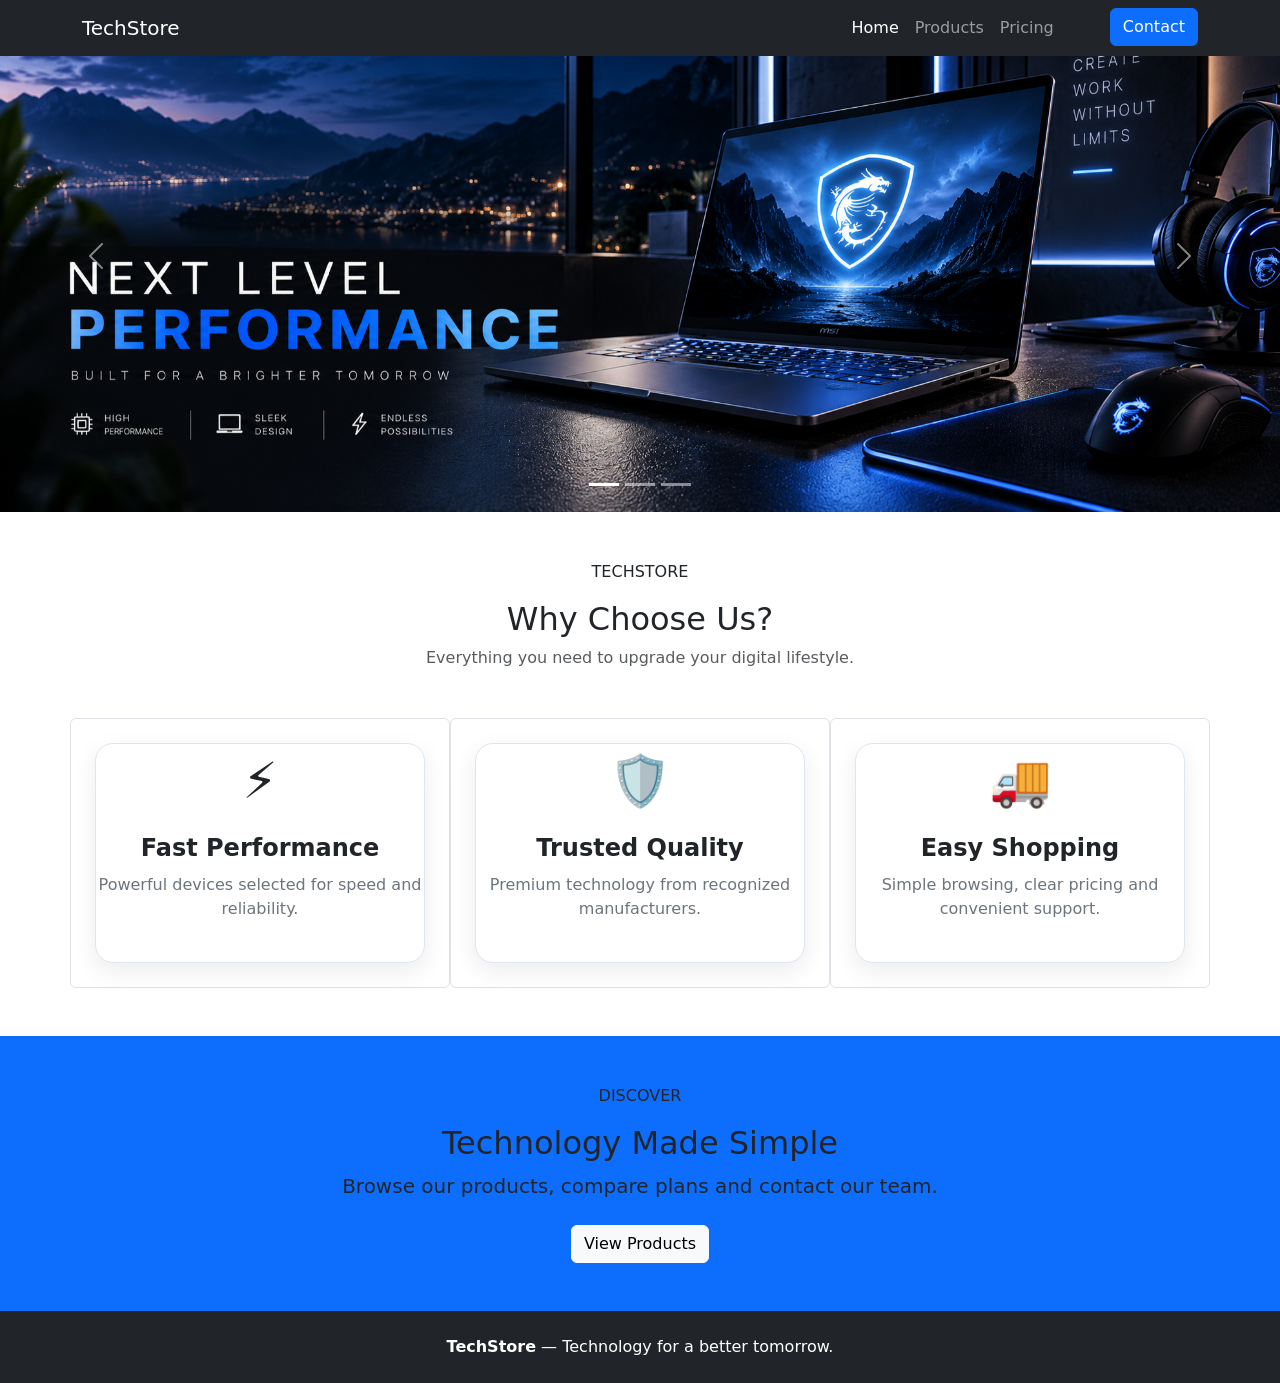
<file: index.html>
<!DOCTYPE html>
<html lang="en">
<head>
    <meta charset="UTF-8">
    <meta name="viewport" content="width=device-width, initial-scale=1.0">
    <title>Techstore</title>
    <link href="bt.css" rel="stylesheet">
    <link href="style.css" rel="stylesheet">
</head>
<body>
    
   <nav class="navbar navbar-expand-lg navbar-dark bg-dark fixed-top">

        <div class="container">
            <!-- Website Name -->
<a class="navbar-brand" href="index.html">

TechStore           
 </a>

            <!-- Button -->
            <button
  class="navbar-toggler" type="button" data-bs-toggle="collapse"
                data-bs-target="#navbarMenu"
            >
                <span class="navbar-toggler-icon"></span>
            </button>

            <!-- Navigation Links -->
            <div class="collapse navbar-collapse" id="navbarMenu">

                <ul class="navbar-nav ms-auto">

                    <li class="nav-item">
                        <a class="nav-link active" href="index.html">
                            Home
                        </a>
                    </li>

                    <li class="nav-item">
                        <a class="nav-link" href="products.html">
                            Products
                        </a>
                    </li>

                    <li class="nav-item">
                        <a class="nav-link" href="pricing.html">
                            Pricing
                        </a>
                    </li>

                    <li class="nav-item">
                        <a class="btn btn-primary ms-5" href="contact.html">
                            Contact
                        </a>
                    </li>

                </ul>

            </div>
        </div>
    </nav>

                                         <!-- mycarousal -->

        <div id="myCarousel"
             class="carousel slide"
             data-bs-ride="carousel">

            <!-- Indicators -->
            <div class="carousel-indicators">

                <button type="button"
                        data-bs-target="#myCarousel"
                        data-bs-slide-to="0"
                        class="active">
                </button>

                <button type="button"
                        data-bs-target="#myCarousel"
                        data-bs-slide-to="1">
                </button>

                <button type="button"
                        data-bs-target="#myCarousel"
                        data-bs-slide-to="2">
                </button>

            </div>


            <!-- Slides -->
            <div class="carousel-inner">

                <!-- Slide 1 -->
                <div class="carousel-item active">

                    <img
                        src="img/techstore.png"
                        class="d-block w-100"
                        alt="techstore">


                </div>


                <!-- Slide 2 -->
                <div class="carousel-item">

                    <img
                        src="img/game.png"
                        class="d-block w-100"
                        alt="tech">


                </div>


                <!-- Slide 3 -->
                <div class="carousel-item">

                    <img
                        src="img/gaming.png"
                        class="d-block w-100"
                        alt="tech3">
                        <div class="carousel-caption">
                    <div class="hero-box">
                        <h1>Next Generation</h1>
                        <p>Discover smartphones designed for the future.</p>
                        <a href="products.html" class="btn btn-primary">Explore Phones</a>
                    </div>
                </div>
                </div>

            </div>


            <!-- Previous Button -->
            <button class="carousel-control-prev"
                    type="button"
                    data-bs-target="#myCarousel"
                    data-bs-slide="prev">

                <span class="carousel-control-prev-icon"></span>

                <span class="visually-hidden">
                    Previous
                </span>

            </button>


            <!-- Next Button -->
            <button class="carousel-control-next"
                    type="button"
                    data-bs-target="#myCarousel"
                    data-bs-slide="next">

                <span class="carousel-control-next-icon"></span>

                <span class="visually-hidden">
                    Next
                </span>

            </button>

        </div>


                                       <!-- grid layout -->



 <div >
<section class="container py-5 text-white ">
    <div class="text-center mb-5 text-dark  " >
        <p class="section-label">TECHSTORE</p>
        <h2>Why Choose Us?</h2>
        <p class="text-muted">Everything you need to upgrade your digital lifestyle.</p>
    </div>


    <div class="row g-4 ">  <!-- g-4 y3ne gap / md y3ne medium-->
        <div class="col-md-4 border rounded p-4 text-center ">
            <div class="feature-box h-100 text-dark ">
                <div class="feature-icon">⚡</div>
                <h4>Fast Performance</h4>
                <p>Powerful devices selected for speed and reliability.</p>
            </div>
        </div>
        <div class="col-md-4 border rounded p-4 text-center">
            <div class="feature-box h-100 text-dark">
                <div class="feature-icon">🛡️</div>
                <h4>Trusted Quality</h4>
                <p>Premium technology from recognized manufacturers.</p>
            </div>
        </div>
        <div class="col-md-4 border rounded p-4 text-center">
            <div class="feature-box h-100 text-dark">
                <div class="feature-icon">🚚</div>
                <h4>Easy Shopping</h4>
                <p>Simple browsing, clear pricing and convenient support.</p>
            </div>
        </div>
    </div>
</section>
</div>


<section class="dark-section py-5 bg-primary" >
    <div class="container text-center">
        <p class="section-label">DISCOVER</p>
        <h2>Technology Made Simple</h2>
        <p class="lead">Browse our products, compare plans and contact our team.</p>
        <a href="products.html" class="btn btn-light mt-2">View Products</a>
    </div>
</section>

<footer class="footer py-4 bg-dark text-white">
    <div class="container text-center">
        <span class="fw-bold"><span class="brand-blue">Tech</span>Store</span>
        <span class=" text-white"> — Technology for a better tomorrow.</span>
    </div>
</footer>


</body>
</html>

<script src="bt.js"></script>
</file>
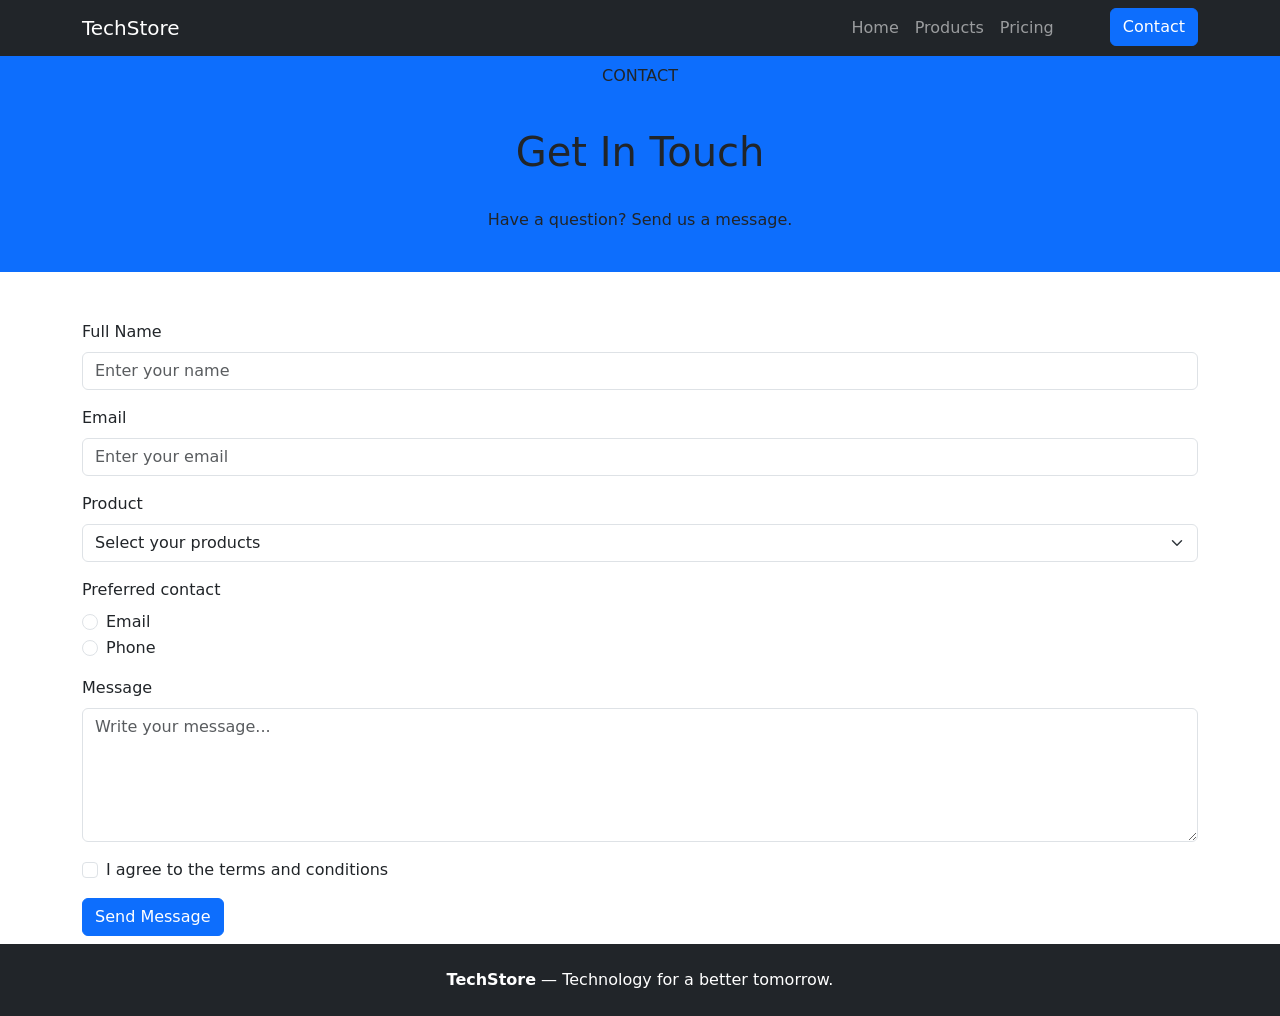
<file: contact.html>
<!DOCTYPE html>
<html lang="en">
<head>
    <meta charset="UTF-8">
    <meta name="viewport" content="width=device-width, initial-scale=1.0">
    <title>contact</title>
     <link href="bt.css" rel="stylesheet">
</head>
<body>
    
  
   <nav class="navbar navbar-expand-lg navbar-dark bg-dark fixed-top">

        <div class="container">
            <!-- Website Name -->
            <a class="navbar-brand" href="index.html">

TechStore           
 </a>

            <!-- Button -->
            <button
  class="navbar-toggler" type="button" data-bs-toggle="collapse"
                data-bs-target="#navbarMenu"
            >
                <span class="navbar-toggler-icon"></span>
            </button>

            <!-- Navigation Links -->
            <div class="collapse navbar-collapse" id="navbarMenu">

                <ul class="navbar-nav ms-auto">

                    <li class="nav-item">
                        <a class="nav-link " href="index.html">
                            Home
                        </a>
                    </li>

                    <li class="nav-item">
                        <a class="nav-link" href="products.html">
                            Products
                        </a>
                    </li>

                    <li class="nav-item">
                        <a class="nav-link" href="pricing.html">
                            Pricing
                        </a>
                    </li>

                    <li class="nav-item">
                        <a class="btn btn-primary ms-5" href="contact.html">
                            Contact
                        </a>
                    </li>

                </ul>

            </div>

        </div>

    </nav>

                                        <!-- header -->

<header class="page-header bg-primary ">

    <div class="container text-center">

        <p class="section-label pt-3">CONTACT</p>

        <h1>Get In Touch</h1>

        <p>Have a question? Send us a message.</p>

    </div>

</header>


                                                            <!-- form -->
    <div class="container mt-5">

    
        <form>

            <!-- Name -->
            <div class="mb-3">

                <label for="name"
                       class="form-label">
                    Full Name
                </label>

                <input
                    type="text"
                    class="form-control"
                    id="name"
                    placeholder="Enter your name"
                    required>

            </div>


            <!-- Email -->
            <div class="mb-3">

                <label for="email"
                       class="form-label">
                    Email
                </label>

                <input
                    type="email"
                    class="form-control"
                    id="email"
                    placeholder="Enter your email"
                    required>

            </div>



            <!-- products Dropdown -->
            <div class="mb-3">

                <label for="product"
                       class="form-label">
                    Product
                </label>

                <select
                    class="form-select"
                    id="product"
                    required>

                    <option value="">
                        Select your products
                    </option>

                    <option value="laptop">
                        laptop
                    </option>

                    <option value="smartphone">
                        smartphone
                    </option>

                    <option value="smartwatch">
                        smartwatch
                    </option>

                    <option value="headphone">
                        headphone
                    </option>

                    <option value="camera">
                        camera
                    </option>
  <option value="keyboard">
                        keyboard
                    </option>
                </select>

            </div>


            <!-- prefered contact -->
            <div class="mb-3">

                <label class="form-label">
                    Preferred contact
                </label>

                <div class="form-check">

                    <input
                        class="form-check-input"
                        type="radio"
                        name="pre"
                        id="email"
                        value="email"
                        required>

                    <label
                        class="form-check-label"
                        for="email">

                        Email

                    </label>

                </div>


                <div class="form-check">

                    <input
                        class="form-check-input"
                        type="radio"
                        name="pre"
                        id="phone"
                        value="phone">

                    <label
                        class="form-check-label"
                        for="phone">

                        Phone

                    </label>

                </div>

            </div>
<!-- Mesaage -->

                    <div class="mb-3">
                        <label for="message" class="form-label">Message</label>
                        <textarea class="form-control" id="message" rows="5"
                                  placeholder="Write your message..." required></textarea>
                        <div class="invalid-feedback">Please enter your message.</div>
                    </div>
            <!-- Checkbox -->
            <div class="mb-3 form-check">

                <input
                    type="checkbox"
                    class="form-check-input"
                    id="terms"
                    required>

                <label
                    class="form-check-label"
                    for="terms">

                    I agree to the terms and conditions

                </label>

            </div>


            <!-- Submit Button -->
            <button
                type="submit"
                class="btn btn-primary mb-2">

                Send Message

            </button>

        </form>

    </div>


<footer class="footer py-4 bg-dark text-white">
    <div class="container text-center">
        <span class="fw-bold"><span class="brand-blue">Tech</span>Store</span>
        <span class=" text-white"> — Technology for a better tomorrow.</span>
    </div>
</footer>




</body>
</html>
<script src="bt.js"></script>
</file>
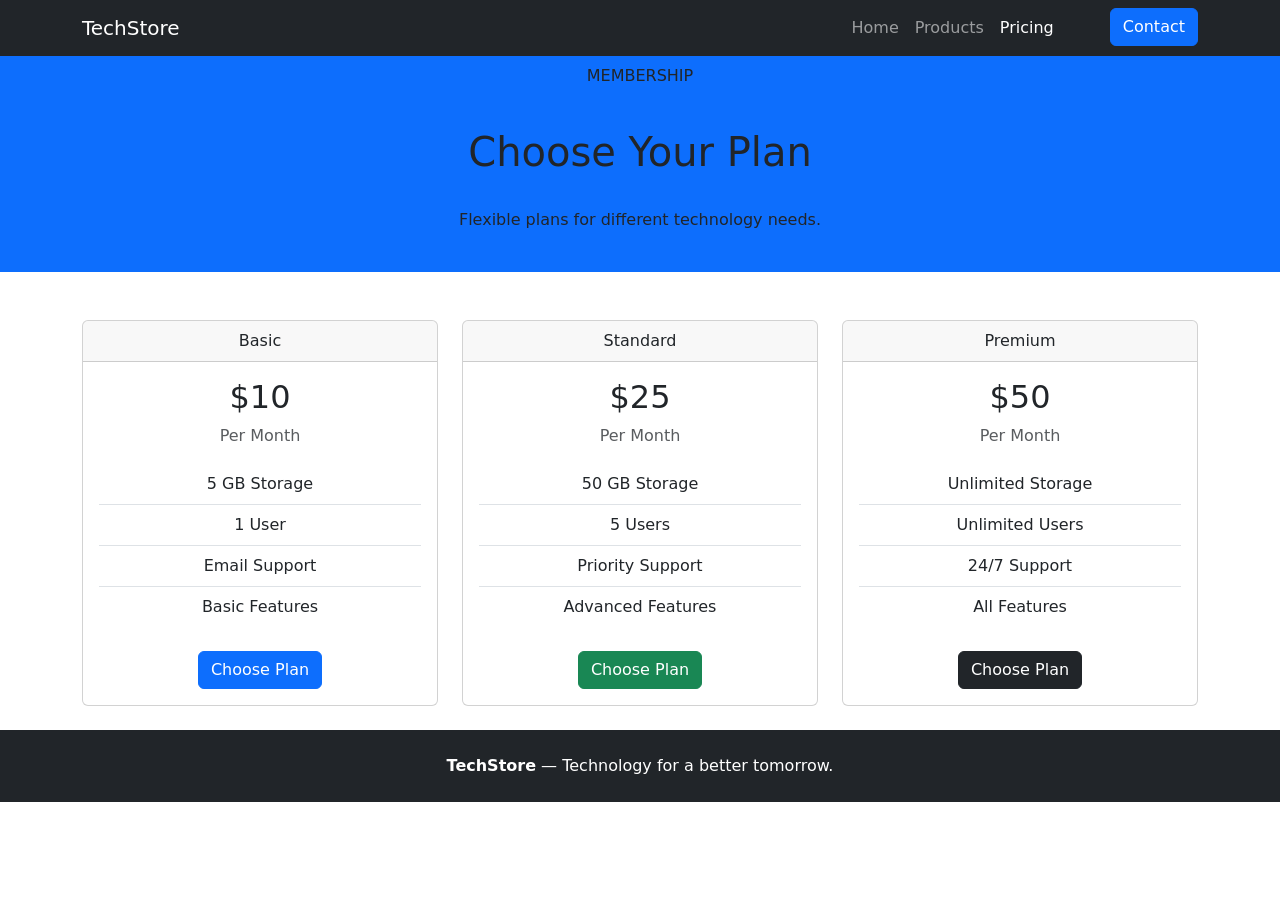
<file: pricing.html>
<!DOCTYPE html>
<html lang="en">
<head>
    <meta charset="UTF-8">
    <meta name="viewport" content="width=device-width, initial-scale=1.0">
    <title>pricing</title>
     <link href="bt.css" rel="stylesheet">
</head>
<body>
     
   <nav class="navbar navbar-expand-lg navbar-dark bg-dark fixed-top">

        <div class="container">
            <!-- Website Name -->
            <a class="navbar-brand" href="index.html">

TechStore           
 </a>

            <!-- Button -->
            <button
  class="navbar-toggler" type="button" data-bs-toggle="collapse"
                data-bs-target="#navbarMenu"
            >
                <span class="navbar-toggler-icon"></span>
            </button>

            <!-- Navigation Links -->
            <div class="collapse navbar-collapse" id="navbarMenu">

                <ul class="navbar-nav ms-auto">

                    <li class="nav-item">
                        <a class="nav-link " href="index.html">
                            Home
                        </a>
                    </li>

                    <li class="nav-item">
                        <a class="nav-link " href="products.html">
                            Products
                        </a>
                    </li>

                    <li class="nav-item">
                        <a class="nav-link active" href="pricing.html">
                            Pricing
                        </a>
                    </li>

                    <li class="nav-item">
                        <a class="btn btn-primary ms-5" href="contact.html">
                            Contact
                        </a>
                    </li>

                </ul>

            </div>

        </div>

    </nav>
    
                                                                    <!-- header -->
                                                       
<header class="page-header  bg-primary mb-">

    <div class="container text-center">

        <p class="section-label pt-3">MEMBERSHIP</p>

        <h1>Choose Your Plan</h1>

        <p>Flexible plans for different technology needs.</p>

    </div>

</header>
                                                                         <!--  Responsive Pricing table -->


    <div class="container mt-5">

        <div class="row">


            <!-- Basic Plan -->
            <div class="col-md-4 mb-4">

                <div class="card text-center h-100">

                    <div class="card-header">
                        Basic
                    </div>

                    <div class="card-body">

                        <h2 class="card-title">
                            $10
                        </h2>

                        <p class="text-muted">
                            Per Month
                        </p>

                        <ul class="list-group list-group-flush">

                            <li class="list-group-item">
                                5 GB Storage
                            </li>

                            <li class="list-group-item">
                                1 User
                            </li>

                            <li class="list-group-item">
                                Email Support
                            </li>

                            <li class="list-group-item">
                                Basic Features
                            </li>

                        </ul>

                        <a href="contact.html"
                           class="btn btn-primary mt-4">
                            Choose Plan
                        </a>

                    </div>

                </div>

            </div>


            <!-- Standard Plan -->
            <div class="col-md-4 mb-4">

                <div class="card text-center h-100">

                    <div class="card-header">
                        Standard
                    </div>

                    <div class="card-body">

                        <h2 class="card-title">
                            $25
                        </h2>

                        <p class="text-muted">
                            Per Month
                        </p>

                        <ul class="list-group list-group-flush">

                            <li class="list-group-item">
                                50 GB Storage
                            </li>

                            <li class="list-group-item">
                                5 Users
                            </li>

                            <li class="list-group-item">
                                Priority Support
                            </li>

                            <li class="list-group-item">
                                Advanced Features
                            </li>

                        </ul>

                        <a href="contact.html"
                           class="btn btn-success mt-4">
                            Choose Plan
                        </a>

                    </div>

                </div>

            </div>


            <!-- Premium Plan -->
            <div class="col-md-4 mb-4">

                <div class="card text-center h-100">

                    <div class="card-header">
                        Premium
                    </div>

                    <div class="card-body">

                        <h2 class="card-title">
                            $50
                        </h2>

                        <p class="text-muted">
                            Per Month
                        </p>

                        <ul class="list-group list-group-flush">

                            <li class="list-group-item">
                                Unlimited Storage
                            </li>

                            <li class="list-group-item">
                                Unlimited Users
                            </li>

                            <li class="list-group-item">
                                24/7 Support
                            </li>

                            <li class="list-group-item">
                                All Features
                            </li>

                        </ul>

                        <a href="contact.html"
                           class="btn btn-dark mt-4">
                            Choose Plan
                        </a>

                    </div>

                </div>

            </div>


        </div>

    </div>




<footer class="footer py-4 bg-dark text-white">
    <div class="container text-center">
        <span class="fw-bold"><span class="brand-blue">Tech</span>Store</span>
        <span class=" text-white"> — Technology for a better tomorrow.</span>
    </div>
</footer>


</body>
</html>
<script src="bt.js"></script>
</file>
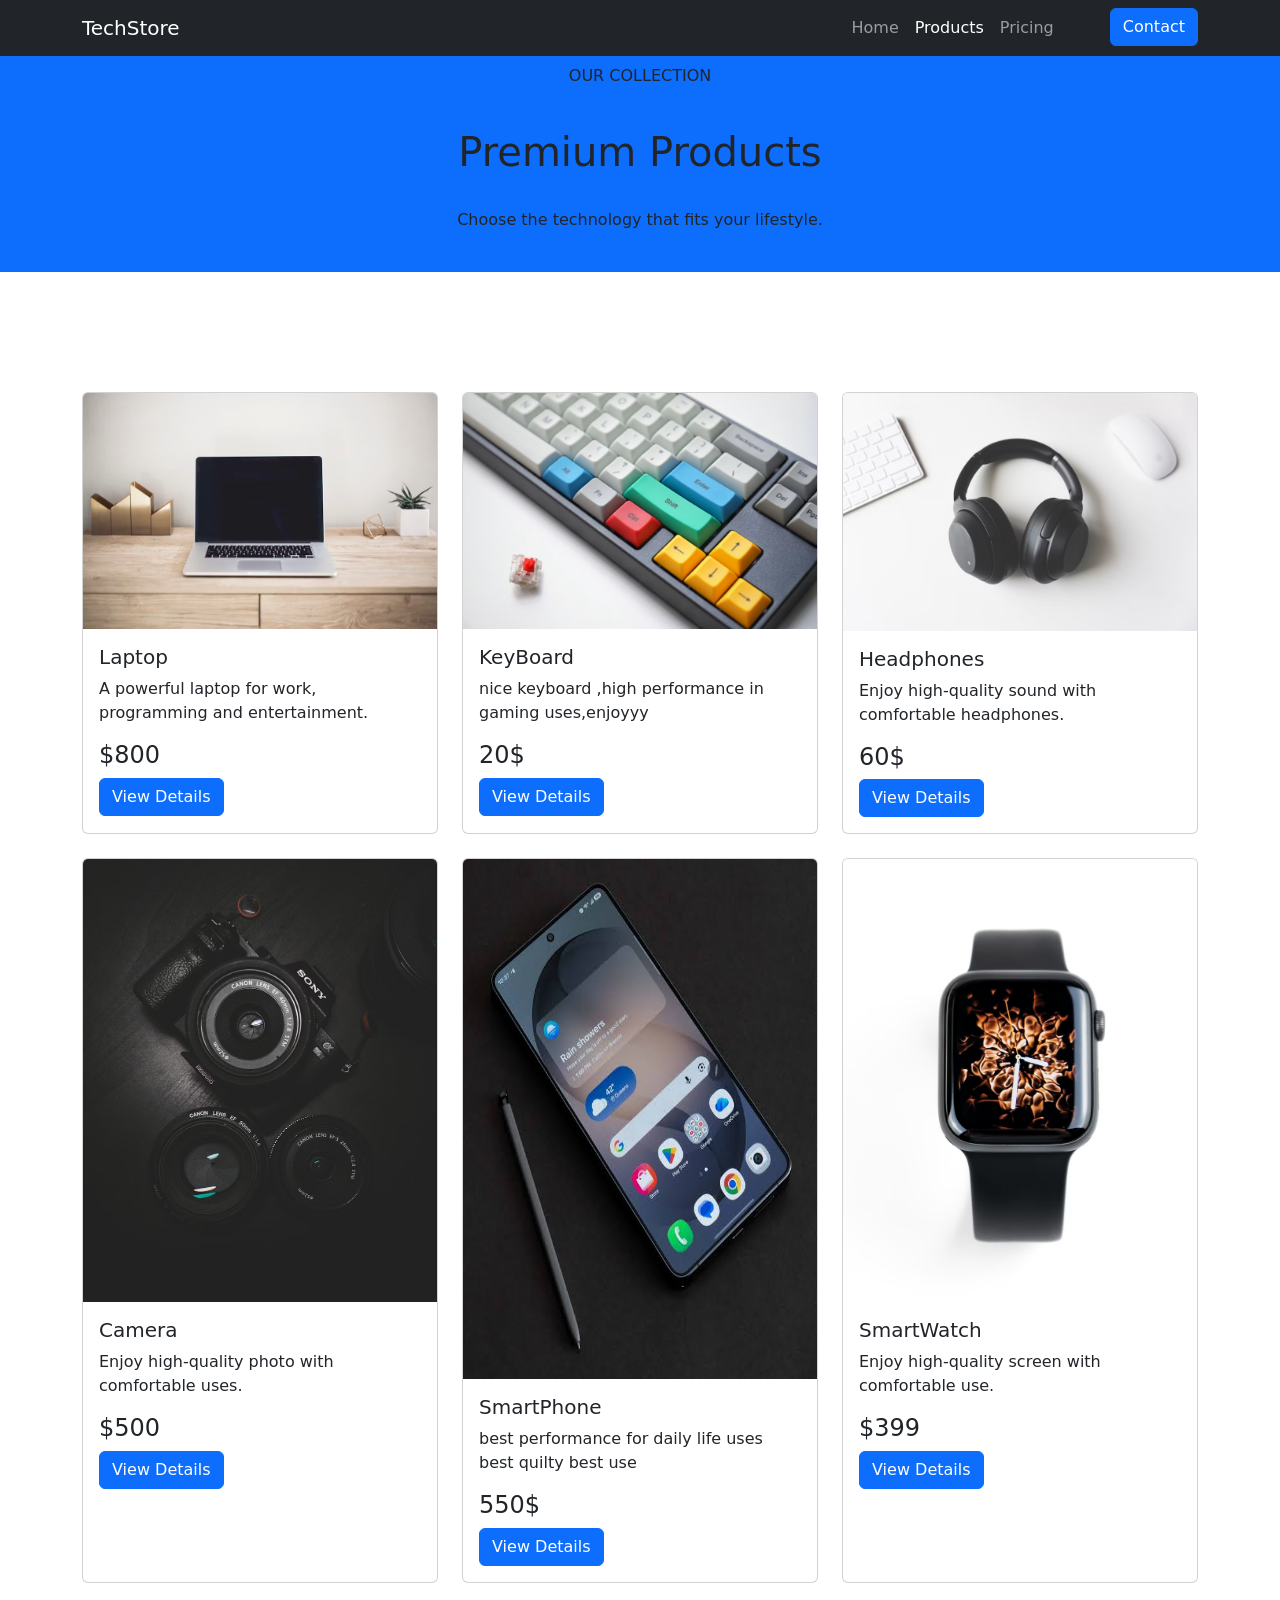
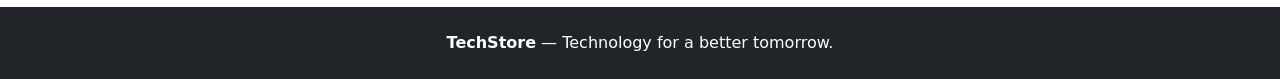
<file: products.html>
<!DOCTYPE html>
<html lang="en">
<head>
    <meta charset="UTF-8">
    <meta name="viewport" content="width=device-width, initial-scale=1.0">
    <title>Products</title>
    <link href="bt.css" rel="stylesheet">
</head>
<body>

     
   <nav class="navbar navbar-expand-lg navbar-dark bg-dark fixed-top">

        <div class="container">
            <!-- Website Name -->
            <a class="navbar-brand" href="index.html">

TechStore           
 </a>

            <!-- Button -->
            <button
  class="navbar-toggler" type="button" data-bs-toggle="collapse"
                data-bs-target="#navbarMenu"
            >
                <span class="navbar-toggler-icon"></span>
            </button>

            <!-- Navigation Links -->
            <div class="collapse navbar-collapse" id="navbarMenu">

                <ul class="navbar-nav ms-auto">

                    <li class="nav-item">
                        <a class="nav-link " href="index.html">
                            Home
                        </a>
                    </li>

                    <li class="nav-item">
                        <a class="nav-link active" href="products.html">
                            Products
                        </a>
                    </li>

                    <li class="nav-item">
                        <a class="nav-link" href="pricing.html">
                            Pricing
                        </a>
                    </li>

                    <li class="nav-item">
                        <a class="btn btn-primary ms-5" href="contact.html">
                            Contact
                        </a>
                    </li>

                </ul>

            </div>

        </div>

    </nav>
    


                                         <!-- header -->

<header class="page-header  bg-primary">

    <div class="container text-center">

        <p class="section-label pt-3">OUR COLLECTION</p>

        <h1>Premium Products</h1>

        <p>Choose the technology that fits your lifestyle.</p>

    </div>

</header>




                                                                 <!-- my cards -->



  <div class="container mt-5">

        <h1 class="text-center mb-4 text-white">
            Our Products
        </h1>


        <div class="row">


            <!-- Card 1 -->
            <div class="col-md-4 mb-4">

                <div class="card h-100">

                    <img
                        src="img/lap1.avif"
                        class="card-img-top"
                        alt="Laptop">

                    <div class="card-body">

                        <h5 class="card-title">
                            Laptop
                        </h5>

                        <p class="card-text">
                            A powerful laptop for work,
                            programming and entertainment.
                        </p>

                       <h4 class="price">$800</h4>
                         <button class="btn btn-primary" data-bs-toggle="modal" data-bs-target="#productModal"
                           >
                        View Details
                    </button>
                    </div>

                </div>

            </div>

            <!-- Card 2 -->
           

            <div class="col-md-4 mb-4">

                <div class="card h-100">

                    <img
                        src="img/keyrgb.avif"
                        class="card-img-top"
                        alt="keyboard">

                    <div class="card-body">

                        <h5 class="card-title">
                            KeyBoard
                        </h5>

                        <p class="card-text">
                           nice keyboard ,high performance in gaming uses,enjoyyy
                        </p>
 <h4 class="price">20$</h4>
                         <button class="btn btn-primary" data-bs-toggle="modal" data-bs-target="#productModal"
                            >
                        View Details
                    </button>

                    </div>

                </div>

            </div>

            <!-- Card 3 -->
            <div class="col-md-4 mb-4">

                <div class="card h-100">

                    <img
                        src="img/headphone.avif"
                        class="card-img-top"
                        alt="Headphones">

                    <div class="card-body">

                        <h5 class="card-title">
                            Headphones
                        </h5>

                        <p class="card-text">
                            Enjoy high-quality sound
                            with comfortable headphones.
                        </p>
 <h4 class="price">60$</h4>
                         <button class="btn btn-primary" data-bs-toggle="modal" data-bs-target="#productModal"
                           >
                        View Details
                    </button>

                    </div>

                </div>

            </div>

            <!-- Card 4 -->
            <div class="col-md-4 mb-4">

                <div class="card h-100">

                    <img
                        src="img/camera.avif"
                        class="card-img-top"
                        alt="Camera">

                    <div class="card-body">

                        <h5 class="card-title">
                            Camera
                        </h5>

                        <p class="card-text">
                            Enjoy high-quality photo
                            with comfortable uses.
                        </p>
 <h4 class="price">$500</h4>
                         <button class="btn btn-primary" data-bs-toggle="modal" data-bs-target="#productModal"
                         >
                        View Details
                    </button>

                    </div>

                </div>

            </div>

            <!-- Card 5 -->
 <div class="col-md-4 mb-4">

                <div class="card product-card h-100">

                    <img
                        src="img/phone1.jpg"
                        class="card-img-top product-img"
                        alt="smartphone" style="height: 520px;">

                    <div class="card-body">

                        <h5 class="card-title">
                            SmartPhone
                        </h5>

                        <p class="card-text">
                          best performance for daily life uses best quilty best use
                        </p>
 <h4 class="price">550$</h4>
                         <button class="btn btn-primary" data-bs-toggle="modal" data-bs-target="#productModal"
                          >
                        View Details
                    </button>

                    </div>

                </div>

            </div>

          
            <!-- Card 6 -->
            <div class="col-md-4 mb-4">

                <div class="card h-100">

                    <img
                        src="img/smart1.avif"                            
                        class="card-img-top"
                        alt="Headphones">

                    <div class="card-body">

                        <h5 class="card-title">
                            SmartWatch
                        </h5>

                        <p class="card-text">
                            Enjoy high-quality screen
                            with comfortable use.
                        </p>
                                    <h4 class="price">$399</h4>
                         <button class="btn btn-primary" data-bs-toggle="modal" data-bs-target="#productModal"
                            data-product="Smartwatch" data-price="$399"
                            data-description="A modern smartwatch with notifications, fitness features and a stylish design.">
                        View Details
                    </button>

                    </div>

                </div>

            </div>
        </div>

    </div>


                                                    <!--  MODAL POPUP -->

<div class="modal fade" id="productModal" tabindex="-1" aria-labelledby="productModalLabel" aria-hidden="true">

    <div class="modal-dialog modal-dialog-centered">

        <div class="modal-content">

            <div class="modal-header">

                <h5 class="modal-title" id="productModalLabel">Product Details</h5>

                <button type="button" class="btn-close" data-bs-dismiss="modal"></button>

            </div>

            <div class="modal-body">

                <h3 id="modalProductName">Product</h3>

                <p id="modalDescription">Order Now Offer50%</p>


            </div>

            <div class="modal-footer">

                <a href="contact.html" class="btn btn-primary">Ask About Product</a>

                <button type="button" class="btn btn-secondary" data-bs-dismiss="modal">Close</button>

            </div>

        </div>

    </div>

</div>


<footer class="footer py-4 bg-dark text-white">
    <div class="container text-center">
        <span class="fw-bold"><span class="brand-blue">Tech</span>Store</span>
        <span class=" text-white"> — Technology for a better tomorrow.</span>
    </div>
</footer>


</body>
</html>
<script src="bt.js"></script>
</file>
<file: style.css>
.feature-box {
    background: white;
    border: 1px solid #dce6f2;
    border-radius: 18px;
    min-height: 220px;
    box-shadow: 0 8px 25px rgba(0, 0, 0, 0.08);
    transition: 0.3s;
}

.feature-box:hover {
    transform: translateY(-8px);
    border-color: #0d6efd;
    box-shadow: 0 15px 35px rgba(13, 110, 253, 0.20);
}

.feature-icon {
    font-size: 50px;
    margin-bottom: 15px;
}

.feature-box h4 {
    font-weight: 700;
    margin-bottom: 10px;
}

.feature-box p {
    color: #6c757d;
}
</file>
